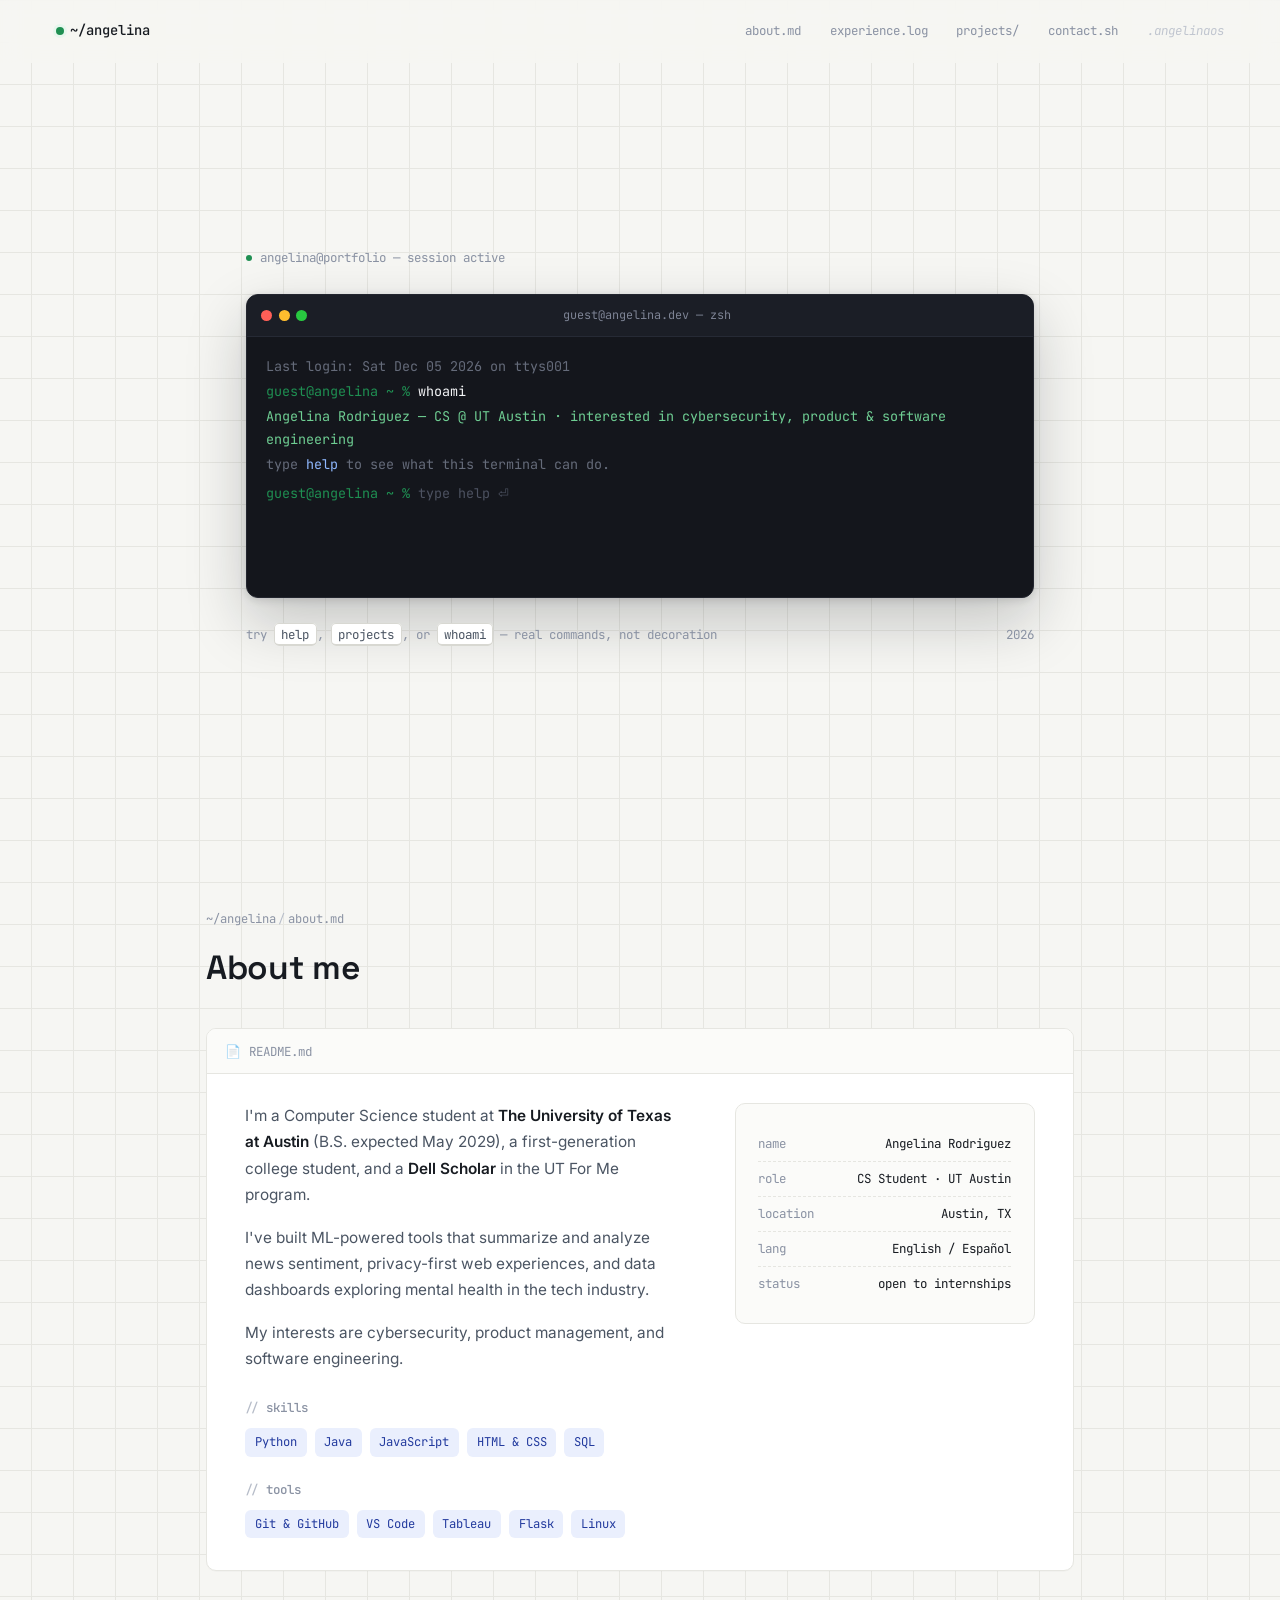
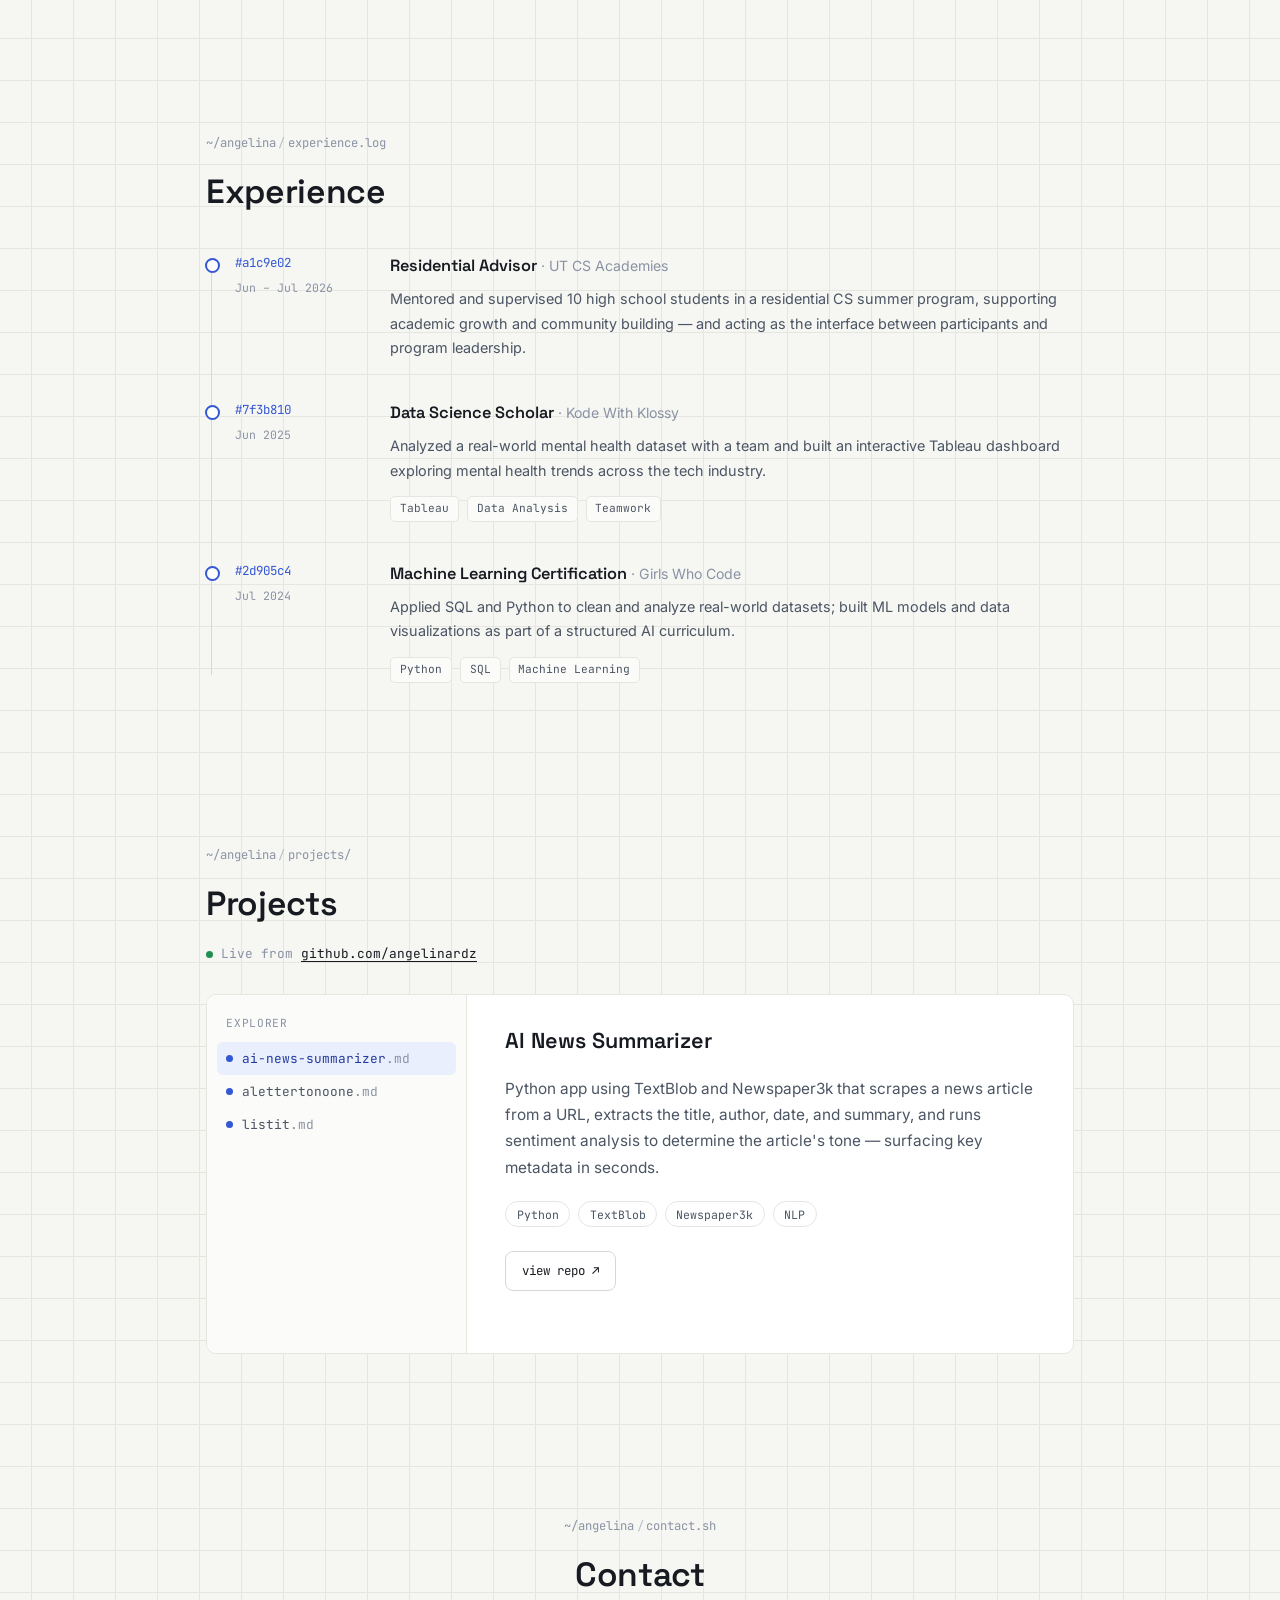
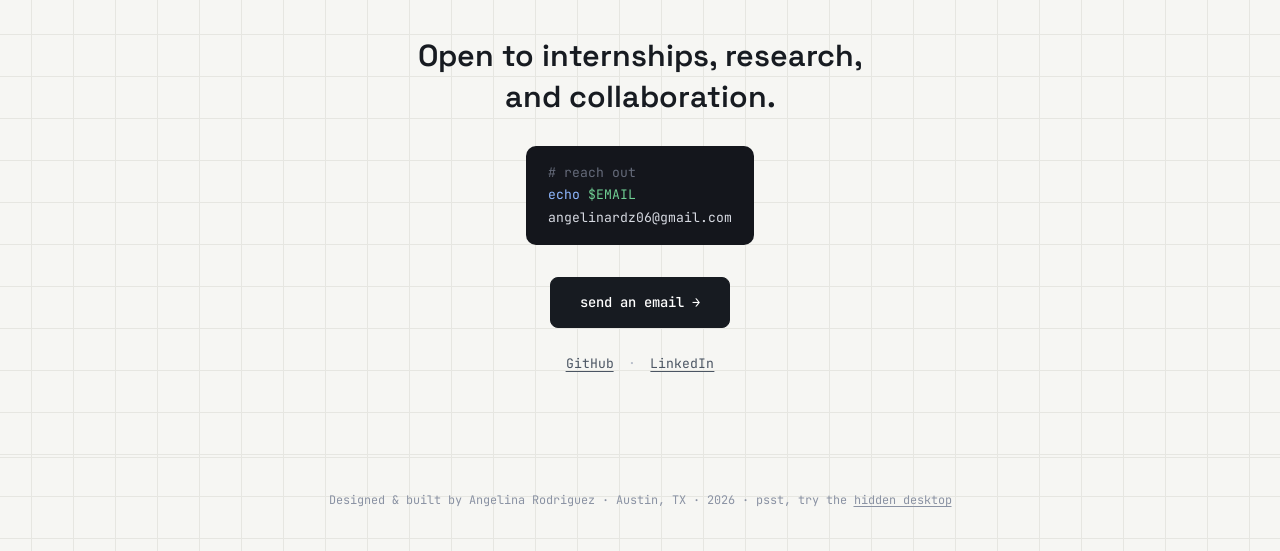
<file: index.html>
<!DOCTYPE html>
<html lang="en">
<head>
  <meta charset="UTF-8" />
  <meta name="viewport" content="width=device-width, initial-scale=1.0" />
  <title>Angelina Rodriguez — Portfolio</title>
  <meta name="description" content="Portfolio of Angelina Rodriguez, Computer Science student at The University of Texas at Austin. Interested in cybersecurity, product management, and software engineering." />
  <link rel="preconnect" href="https://fonts.googleapis.com" />
  <link rel="preconnect" href="https://fonts.gstatic.com" crossorigin />
  <link href="https://fonts.googleapis.com/css2?family=Space+Grotesk:wght@500;600;700&family=Inter:wght@400;500;600&family=JetBrains+Mono:wght@400;500;600&display=swap" rel="stylesheet" />
  <link rel="stylesheet" href="styles.css" />
</head>
<body>

  <!-- ============ NAV ============ -->
  <header class="nav" id="nav">
    <a class="nav__logo" href="#top">~/angelina</a>
    <nav class="nav__links" aria-label="Main navigation">
      <a href="#about">about.md</a>
      <a href="#experience">experience.log</a>
      <a href="#projects">projects/</a>
      <a href="#contact">contact.sh</a>
      <a class="nav__hidden" href="os.html" title="psst — hidden">.angelinaos</a>
    </nav>
  </header>

  <main id="top">
    <!-- ============ HERO / TERMINAL ============ -->
    <section class="hero">
      <p class="hero__eyebrow reveal"><span class="dot"></span> angelina@portfolio — session active</p>

      <div class="terminal reveal" id="terminal">
        <div class="terminal__bar">
          <div class="terminal__traffic"><span></span><span></span><span></span></div>
          <span class="terminal__title">guest@angelina.dev — zsh</span>
        </div>
        <div class="terminal__body" id="terminalBody" tabindex="-1">
          <div id="terminalOutput"></div>
          <div class="terminal__prompt-row">
            <span class="terminal__prompt">guest@angelina ~ %</span>
            <div class="terminal__input-wrap">
              <input
                class="terminal__input"
                id="terminalInput"
                type="text"
                autocomplete="off"
                autocapitalize="off"
                spellcheck="false"
                aria-label="Terminal command input"
                placeholder="type help ⏎"
              />
            </div>
          </div>
        </div>
      </div>

      <div class="hero__foot reveal">
        <span>try <kbd>help</kbd>, <kbd>projects</kbd>, or <kbd>whoami</kbd> — real commands, not decoration</span>
        <span>2026</span>
      </div>
    </section>

    <!-- ============ ABOUT ============ -->
    <section class="section" id="about">
      <p class="section__path reveal">~/angelina<span class="sep">/</span>about.md</p>
      <h2 class="section__title reveal">About me</h2>

      <div class="readme reveal">
        <div class="readme__tab">README.md</div>
        <div class="readme__body">
          <div class="about-text">
            <p>I'm a Computer Science student at <strong>The University of Texas at Austin</strong> (B.S. expected May 2029), a first-generation college student, and a <strong>Dell Scholar</strong> in the UT For Me program.</p>
            <p>I've built ML-powered tools that summarize and analyze news sentiment, privacy-first web experiences, and data dashboards exploring mental health in the tech industry.</p>
            <p>My interests are cybersecurity, product management, and software engineering.</p>

            <div class="about-facts">
              <div>
                <h3>skills</h3>
                <div class="pill-row">
                  <span class="pill">Python</span>
                  <span class="pill">Java</span>
                  <span class="pill">JavaScript</span>
                  <span class="pill">HTML &amp; CSS</span>
                  <span class="pill">SQL</span>
                </div>
              </div>
              <div>
                <h3>tools</h3>
                <div class="pill-row">
                  <span class="pill">Git &amp; GitHub</span>
                  <span class="pill">VS Code</span>
                  <span class="pill">Tableau</span>
                  <span class="pill">Flask</span>
                  <span class="pill">Linux</span>
                </div>
              </div>
            </div>
          </div>

          <div class="about-visual" aria-hidden="true">
            <div class="about-card">
              <div class="about-card__row"><span>name</span><span>Angelina Rodriguez</span></div>
              <div class="about-card__row"><span>role</span><span>CS Student · UT Austin</span></div>
              <div class="about-card__row"><span>location</span><span>Austin, TX</span></div>
              <div class="about-card__row"><span>lang</span><span>English / Español</span></div>
              <div class="about-card__row"><span>status</span><span>open to internships</span></div>
            </div>
          </div>
        </div>
      </div>
    </section>

    <!-- ============ EXPERIENCE ============ -->
    <section class="section" id="experience">
      <p class="section__path reveal">~/angelina<span class="sep">/</span>experience.log</p>
      <h2 class="section__title reveal">Experience</h2>

      <div class="gitlog reveal">
        <article class="gitlog__entry">
          <div class="gitlog__meta">
            <span class="gitlog__hash">#a1c9e02</span>
            <span class="gitlog__date">Jun – Jul 2026</span>
          </div>
          <div class="gitlog__msg">
            <h3>Residential Advisor <span class="gitlog__org">· UT CS Academies</span></h3>
            <p>Mentored and supervised 10 high school students in a residential CS summer program, supporting academic growth and community building — and acting as the interface between participants and program leadership.</p>
          </div>
        </article>
        <article class="gitlog__entry">
          <div class="gitlog__meta">
            <span class="gitlog__hash">#7f3b810</span>
            <span class="gitlog__date">Jun 2025</span>
          </div>
          <div class="gitlog__msg">
            <h3>Data Science Scholar <span class="gitlog__org">· Kode With Klossy</span></h3>
            <p>Analyzed a real-world mental health dataset with a team and built an interactive Tableau dashboard exploring mental health trends across the tech industry.</p>
            <div class="gitlog__tags"><span>Tableau</span><span>Data Analysis</span><span>Teamwork</span></div>
          </div>
        </article>
        <article class="gitlog__entry">
          <div class="gitlog__meta">
            <span class="gitlog__hash">#2d905c4</span>
            <span class="gitlog__date">Jul 2024</span>
          </div>
          <div class="gitlog__msg">
            <h3>Machine Learning Certification <span class="gitlog__org">· Girls Who Code</span></h3>
            <p>Applied SQL and Python to clean and analyze real-world datasets; built ML models and data visualizations as part of a structured AI curriculum.</p>
            <div class="gitlog__tags"><span>Python</span><span>SQL</span><span>Machine Learning</span></div>
          </div>
        </article>
      </div>
    </section>

    <!-- ============ PROJECTS ============ -->
    <section class="section" id="projects">
      <p class="section__path reveal">~/angelina<span class="sep">/</span>projects/</p>
      <h2 class="section__title reveal">Projects</h2>
      <p class="section__sub reveal">
        <span class="live-dot"></span> Live from
        <a href="https://github.com/angelinardz" target="_blank" rel="noopener">github.com/angelinardz</a>
      </p>

      <div class="explorer reveal">
        <aside class="explorer__tree" id="projectsTree">
          <div class="explorer__tree-label">explorer</div>
          <noscript><p style="padding:0 0.6rem;font-size:0.8rem;">Enable JavaScript to browse projects, or visit
            <a href="https://github.com/angelinardz">github.com/angelinardz</a>.</p></noscript>
        </aside>
        <div class="explorer__panel" id="projectsPanel">
          <p class="panel-project__empty">Loading projects…</p>
        </div>
      </div>
    </section>

    <!-- ============ CONTACT ============ -->
    <section class="section section--contact" id="contact">
      <p class="section__path reveal">~/angelina<span class="sep">/</span>contact.sh</p>
      <h2 class="section__title reveal">Contact</h2>
      <p class="contact__big reveal">Open to internships, research,<br />and collaboration.</p>

      <div class="contact__code reveal"><span class="c"># reach out</span><br /><span class="k">echo</span> <span class="s">$EMAIL</span><br />angelinardz06@gmail.com</div><br />

      <a class="btn reveal" href="mailto:angelinardz06@gmail.com">send an email →</a>
      <div class="contact__links reveal">
        <a href="https://github.com/angelinardz" target="_blank" rel="noopener">GitHub</a>
        <span>·</span>
        <a href="https://www.linkedin.com/in/angelinamrodriguez" target="_blank" rel="noopener">LinkedIn</a>
      </div>
    </section>
  </main>

  <footer class="footer">
    <p>Designed &amp; built by Angelina Rodriguez · Austin, TX · 2026 · psst, try the <a href="os.html">hidden desktop</a></p>
  </footer>

  <div class="toast" id="konamiToast"></div>

  <script src="script.js"></script>
</body>
</html>
</file>
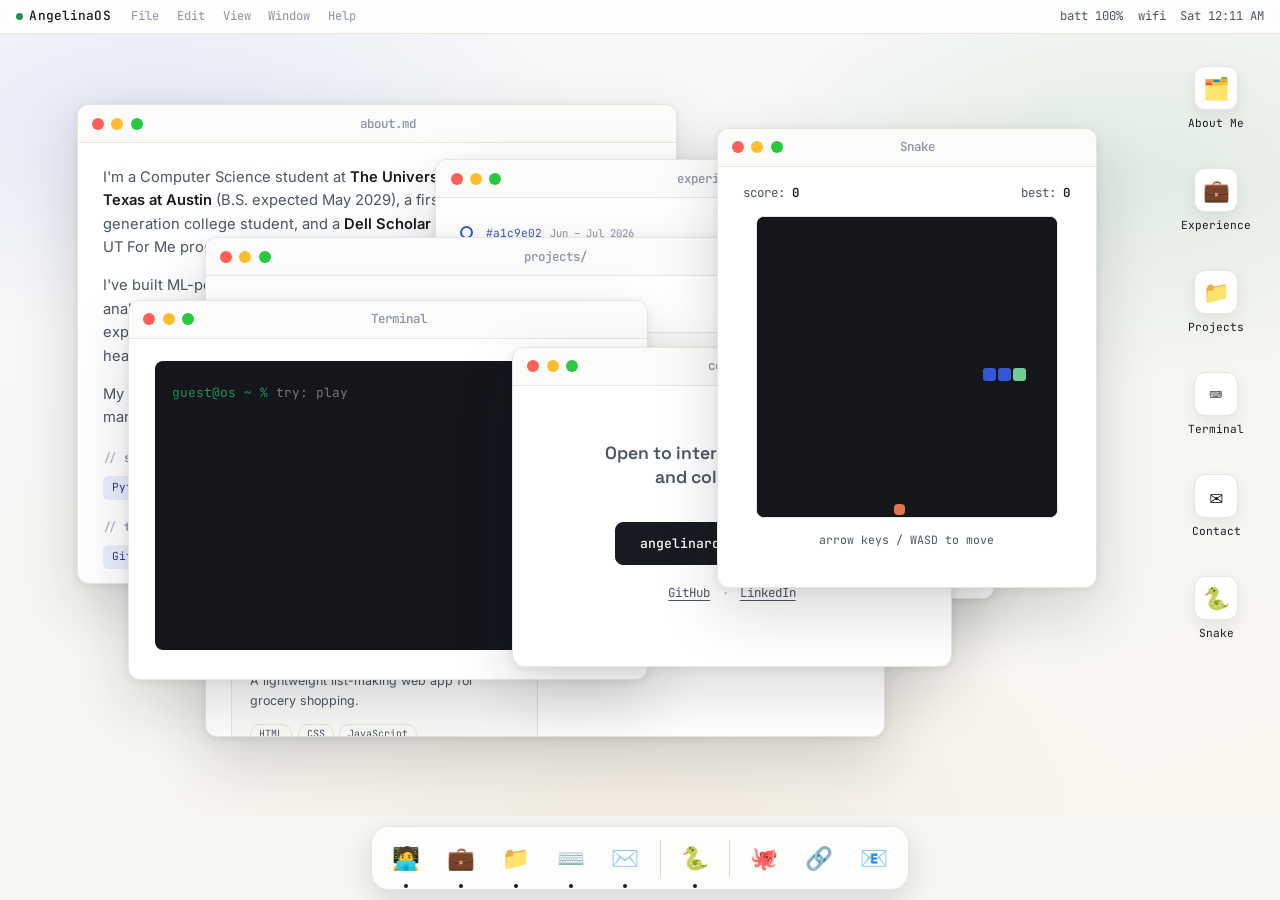
<file: os.html>
<!DOCTYPE html>
<html lang="en">
<head>
  <meta charset="UTF-8" />
  <meta name="viewport" content="width=device-width, initial-scale=1.0" />
  <title>AngelinaOS — Angelina Rodriguez</title>
  <meta name="description" content="Portfolio of Angelina Rodriguez, Computer Science student at The University of Texas at Austin, styled as a personal desktop OS — with a hidden terminal and a game." />
  <link rel="preconnect" href="https://fonts.googleapis.com" />
  <link rel="preconnect" href="https://fonts.gstatic.com" crossorigin />
  <link href="https://fonts.googleapis.com/css2?family=Space+Grotesk:wght@500;600;700&family=Inter:wght@400;500;600&family=JetBrains+Mono:wght@400;500;600&display=swap" rel="stylesheet" />
  <link rel="stylesheet" href="os-styles.css" />
</head>
<body class="os">

  <!-- ============ MENU BAR ============ -->
  <header class="menubar">
    <div class="menubar__left">
      <a class="menubar__brand" href="index.html" title="Back to the regular site">AngelinaOS</a>
      <nav class="menubar__menus" aria-hidden="true">
        <span>File</span><span>Edit</span><span>View</span><span>Window</span><span>Help</span>
      </nav>
    </div>
    <div class="menubar__right">
      <span class="menubar__item">batt 100%</span>
      <span class="menubar__item">wifi</span>
      <span class="menubar__item" id="clock">—</span>
    </div>
  </header>

  <!-- ============ DESKTOP ============ -->
  <main class="desktop" id="desktop">

    <div class="desktop__icons">
      <button class="desktop-icon" data-open="about">
        <span class="desktop-icon__glyph">🗂️</span><span>About Me</span>
      </button>
      <button class="desktop-icon" data-open="experience">
        <span class="desktop-icon__glyph">💼</span><span>Experience</span>
      </button>
      <button class="desktop-icon" data-open="projects">
        <span class="desktop-icon__glyph">📁</span><span>Projects</span>
      </button>
      <button class="desktop-icon" data-open="terminal">
        <span class="desktop-icon__glyph">⌨️</span><span>Terminal</span>
      </button>
      <button class="desktop-icon" data-open="contact">
        <span class="desktop-icon__glyph">✉️</span><span>Contact</span>
      </button>
      <button class="desktop-icon" data-open="snake">
        <span class="desktop-icon__glyph">🐍</span><span>Snake</span>
      </button>
    </div>

    <!-- ============ WINDOW: ABOUT ============ -->
    <section class="window" data-window="about" style="left:6%; top:9%; width:600px; height:480px;">
      <header class="window__bar">
        <div class="window__traffic">
          <button class="traffic traffic--close" data-action="close" aria-label="Close"></button>
          <button class="traffic traffic--min" data-action="minimize" aria-label="Minimize"></button>
          <button class="traffic traffic--max" data-action="maximize" aria-label="Maximize"></button>
        </div>
        <h2 class="window__title">about.md</h2>
      </header>
      <div class="window__body">
        <div class="about-card">
          <div class="about-card__row"><span>name</span><span>Angelina Rodriguez</span></div>
          <div class="about-card__row"><span>role</span><span>CS Student · UT Austin</span></div>
          <div class="about-card__row"><span>location</span><span>Austin, TX</span></div>
          <div class="about-card__row"><span>status</span><span>open to internships</span></div>
        </div>
        <p>I'm a Computer Science student at <strong>The University of Texas at Austin</strong> (B.S. expected May 2029), a first-generation college student, and a <strong>Dell Scholar</strong> in the UT For Me program.</p>
        <p>I've built ML-powered tools that summarize and analyze news sentiment, privacy-first web experiences, and data dashboards exploring mental health in the tech industry.</p>
        <p>My interests are cybersecurity, product management, and software engineering.</p>

        <div class="about-facts">
          <div>
            <h3>skills</h3>
            <div class="pill-row">
              <span class="pill">Python</span>
              <span class="pill">Java</span>
              <span class="pill">JavaScript</span>
              <span class="pill">HTML &amp; CSS</span>
              <span class="pill">SQL</span>
            </div>
          </div>
          <div>
            <h3>tools</h3>
            <div class="pill-row">
              <span class="pill">Git &amp; GitHub</span>
              <span class="pill">VS Code</span>
              <span class="pill">Tableau</span>
              <span class="pill">Flask</span>
              <span class="pill">Linux</span>
            </div>
          </div>
        </div>
      </div>
    </section>

    <!-- ============ WINDOW: EXPERIENCE ============ -->
    <section class="window" data-window="experience" style="left:34%; top:16%; width:560px; height:440px;">
      <header class="window__bar">
        <div class="window__traffic">
          <button class="traffic traffic--close" data-action="close" aria-label="Close"></button>
          <button class="traffic traffic--min" data-action="minimize" aria-label="Minimize"></button>
          <button class="traffic traffic--max" data-action="maximize" aria-label="Maximize"></button>
        </div>
        <h2 class="window__title">experience.log</h2>
      </header>
      <div class="window__body">
        <div class="gitlog">
          <article class="gitlog__entry">
            <span class="gitlog__hash">#a1c9e02</span><span class="gitlog__date">Jun – Jul 2026</span>
            <div class="gitlog__msg">
              <h3>Residential Advisor <span class="gitlog__org">· UT CS Academies</span></h3>
              <p>Mentored and supervised 10 high school students in a residential CS summer program, supporting academic growth and community building — and acting as the interface between participants and program leadership.</p>
            </div>
          </article>
          <article class="gitlog__entry">
            <span class="gitlog__hash">#7f3b810</span><span class="gitlog__date">Jun 2025</span>
            <div class="gitlog__msg">
              <h3>Data Science Scholar <span class="gitlog__org">· Kode With Klossy</span></h3>
              <p>Analyzed a real-world mental health dataset with a team and built an interactive Tableau dashboard exploring mental health trends across the tech industry.</p>
              <div class="gitlog__tags"><span>Tableau</span><span>Data Analysis</span><span>Teamwork</span></div>
            </div>
          </article>
          <article class="gitlog__entry">
            <span class="gitlog__hash">#2d905c4</span><span class="gitlog__date">Jul 2024</span>
            <div class="gitlog__msg">
              <h3>Machine Learning Certification <span class="gitlog__org">· Girls Who Code</span></h3>
              <p>Applied SQL and Python to clean and analyze real-world datasets; built ML models and data visualizations as part of a structured AI curriculum.</p>
              <div class="gitlog__tags"><span>Python</span><span>SQL</span><span>Machine Learning</span></div>
            </div>
          </article>
        </div>
      </div>
    </section>

    <!-- ============ WINDOW: PROJECTS ============ -->
    <section class="window" data-window="projects" style="left:16%; top:26%; width:680px; height:500px;">
      <header class="window__bar">
        <div class="window__traffic">
          <button class="traffic traffic--close" data-action="close" aria-label="Close"></button>
          <button class="traffic traffic--min" data-action="minimize" aria-label="Minimize"></button>
          <button class="traffic traffic--max" data-action="maximize" aria-label="Maximize"></button>
        </div>
        <h2 class="window__title">projects/</h2>
      </header>
      <div class="window__body">
        <p class="section__sub">
          <span class="live-dot"></span> Live from
          <a href="https://github.com/angelinardz" target="_blank" rel="noopener">github.com/angelinardz</a>
        </p>
        <div class="projects" id="projects-grid">
          <noscript>
            <p>Enable JavaScript to see live GitHub project data, or visit
              <a href="https://github.com/angelinardz">github.com/angelinardz</a>.</p>
          </noscript>
        </div>
      </div>
    </section>

    <!-- ============ WINDOW: TERMINAL ============ -->
    <section class="window" data-window="terminal" style="left:10%; top:34%; width:520px; height:380px;">
      <header class="window__bar">
        <div class="window__traffic">
          <button class="traffic traffic--close" data-action="close" aria-label="Close"></button>
          <button class="traffic traffic--min" data-action="minimize" aria-label="Minimize"></button>
          <button class="traffic traffic--max" data-action="maximize" aria-label="Maximize"></button>
        </div>
        <h2 class="window__title">Terminal</h2>
      </header>
      <div class="window__body" style="height:100%;">
        <div class="os-terminal">
          <div class="os-terminal__body" id="osTerminalBody" tabindex="-1">
            <div id="osTerminalOutput"></div>
            <div class="os-terminal__prompt-row">
              <span class="os-terminal__prompt">guest@os ~ %</span>
              <input class="os-terminal__input" id="osTerminalInput" autocomplete="off" autocapitalize="off" spellcheck="false" aria-label="OS terminal input" placeholder="try: play" />
            </div>
          </div>
        </div>
      </div>
    </section>

    <!-- ============ WINDOW: CONTACT ============ -->
    <section class="window" data-window="contact" style="left:40%; top:40%; width:440px; height:320px;">
      <header class="window__bar">
        <div class="window__traffic">
          <button class="traffic traffic--close" data-action="close" aria-label="Close"></button>
          <button class="traffic traffic--min" data-action="minimize" aria-label="Minimize"></button>
          <button class="traffic traffic--max" data-action="maximize" aria-label="Maximize"></button>
        </div>
        <h2 class="window__title">contact.sh</h2>
      </header>
      <div class="window__body window__body--center">
        <p class="contact__big">Open to internships, research,<br />and collaboration.</p>
        <a class="btn" href="mailto:angelinardz06@gmail.com">angelinardz06@gmail.com</a>
        <div class="contact__links">
          <a href="https://github.com/angelinardz" target="_blank" rel="noopener">GitHub</a>
          <span>·</span>
          <a href="https://www.linkedin.com/in/angelinamrodriguez" target="_blank" rel="noopener">LinkedIn</a>
        </div>
      </div>
    </section>

    <!-- ============ WINDOW: SNAKE ============ -->
    <section class="window" data-window="snake" style="left:56%; top:12%; width:380px; height:460px;">
      <header class="window__bar">
        <div class="window__traffic">
          <button class="traffic traffic--close" data-action="close" aria-label="Close"></button>
          <button class="traffic traffic--min" data-action="minimize" aria-label="Minimize"></button>
          <button class="traffic traffic--max" data-action="maximize" aria-label="Maximize"></button>
        </div>
        <h2 class="window__title">Snake</h2>
      </header>
      <div class="window__body" style="height:100%;">
        <div class="snake-wrap">
          <div class="snake-hud">
            <span>score: <strong id="snakeScore">0</strong></span>
            <span>best: <strong id="snakeBest">0</strong></span>
          </div>
          <canvas id="snakeCanvas" width="300" height="300"></canvas>
          <p class="snake-hint" id="snakeHint">click the board, then use arrow keys or WASD</p>
        </div>
      </div>
    </section>

  </main>

  <!-- ============ DOCK ============ -->
  <footer class="dock-wrap">
    <nav class="dock" id="dock" aria-label="Dock">
      <button class="dock__icon" data-open="about" title="About Me"><span>🧑‍💻</span><i class="dock__dot"></i></button>
      <button class="dock__icon" data-open="experience" title="Experience"><span>💼</span><i class="dock__dot"></i></button>
      <button class="dock__icon" data-open="projects" title="Projects"><span>📁</span><i class="dock__dot"></i></button>
      <button class="dock__icon" data-open="terminal" title="Terminal"><span>⌨️</span><i class="dock__dot"></i></button>
      <button class="dock__icon" data-open="contact" title="Contact"><span>✉️</span><i class="dock__dot"></i></button>
      <div class="dock__sep"></div>
      <button class="dock__icon" data-open="snake" title="Snake"><span>🐍</span><i class="dock__dot"></i></button>
      <div class="dock__sep"></div>
      <a class="dock__icon" href="https://github.com/angelinardz" target="_blank" rel="noopener" title="GitHub"><span>🐙</span></a>
      <a class="dock__icon" href="https://www.linkedin.com/in/angelinamrodriguez" target="_blank" rel="noopener" title="LinkedIn"><span>🔗</span></a>
      <a class="dock__icon" href="mailto:angelinardz06@gmail.com" title="Mail"><span>📧</span></a>
    </nav>
  </footer>

  <script src="os-script.js"></script>
</body>
</html>
</file>
<file: styles.css>
/* ============================================================
   Angelina Rodriguez — Portfolio
   Light, technical, professional: paper background, slate ink,
   restrained indigo + terminal-green accents. Terminal & file-
   explorer motifs throughout.
   ============================================================ */

:root {
  --bg: #f6f6f3;
  --surface: #ffffff;
  --surface-alt: #fbfbf9;
  --ink: #171b21;
  --ink-soft: #4b5563;
  --muted: #8a92a3;
  --muted-soft: #b7bdc9;
  --line: #e6e6e1;
  --line-strong: #d8d8d2;

  --accent: #3457d5;
  --accent-soft: #eaeffd;
  --accent-strong: #223a9e;

  --term-green: #1f8f52;
  --term-green-soft: #e7f6ed;
  --term-amber: #b9832f;

  --code-red: #d1494f;

  --display: "Space Grotesk", system-ui, sans-serif;
  --body: "Inter", system-ui, -apple-system, sans-serif;
  --mono: "JetBrains Mono", ui-monospace, "SFMono-Regular", monospace;

  --ease-out: cubic-bezier(0.22, 1, 0.36, 1);
  --radius: 10px;
}

* { margin: 0; padding: 0; box-sizing: border-box; }

body {
  background: var(--bg);
  color: var(--ink-soft);
  font-family: var(--body);
  font-size: 0.96rem;
  line-height: 1.7;
  overflow-x: hidden;
  background-image:
    linear-gradient(var(--line) 1px, transparent 1px),
    linear-gradient(90deg, var(--line) 1px, transparent 1px);
  background-size: 42px 42px;
  background-position: center top;
}

::selection { background: var(--accent-soft); color: var(--accent-strong); }

a { color: var(--ink); text-decoration: none; transition: color 0.2s; }
a:hover { color: var(--accent); }

code, .mono { font-family: var(--mono); }

/* ---------- reveal animation ---------- */
.reveal {
  opacity: 0;
  transform: translateY(16px);
  transition: opacity 0.7s var(--ease-out), transform 0.7s var(--ease-out);
}
.reveal.is-visible { opacity: 1; transform: none; }
@media (prefers-reduced-motion: reduce) {
  .reveal { opacity: 1; transform: none; transition: none; }
  * { animation-duration: 0.01ms !important; animation-iteration-count: 1 !important; transition-duration: 0.01ms !important; }
}

/* ============ NAV ============ */
.nav {
  position: fixed;
  top: 0; left: 0; right: 0;
  z-index: 50;
  display: flex;
  justify-content: space-between;
  align-items: center;
  gap: 1rem;
  padding: 0.95rem clamp(1.25rem, 5vw, 3.5rem);
  background: rgba(246, 246, 243, 0.86);
  backdrop-filter: blur(10px);
  -webkit-backdrop-filter: blur(10px);
  border-bottom: 1px solid transparent;
  transition: transform 0.4s var(--ease-out), border-color 0.3s;
}
.nav--scrolled { border-color: var(--line); }
.nav--hidden { transform: translateY(-110%); }

.nav__logo {
  font-family: var(--mono);
  font-weight: 500;
  font-size: 0.86rem;
  color: var(--ink);
  display: flex;
  align-items: center;
  gap: 0.4rem;
}
.nav__logo::before {
  content: "";
  width: 8px; height: 8px;
  border-radius: 50%;
  background: var(--term-green);
  box-shadow: 0 0 0 3px var(--term-green-soft);
}
.nav__logo:hover { color: var(--accent); }

.nav__links {
  display: flex;
  align-items: center;
  gap: clamp(1rem, 3vw, 1.8rem);
  font-family: var(--mono);
  overflow-x: auto;
  scrollbar-width: none;
  -webkit-overflow-scrolling: touch;
}
.nav__links::-webkit-scrollbar { display: none; }
.nav__links a { flex-shrink: 0; }
.nav__links a {
  font-size: 0.78rem;
  color: var(--muted);
  padding: 0.3rem 0;
  border-bottom: 1.5px solid transparent;
}
.nav__links a:hover { color: var(--ink); border-color: var(--line-strong); }
.nav__links a.nav__hidden {
  color: var(--muted-soft);
  font-style: italic;
  opacity: 0.85;
}
.nav__links a.nav__hidden:hover { color: var(--accent); opacity: 1; }

.nav__toggle { display: none; }

/* ============ HERO / TERMINAL ============ */
.hero {
  min-height: 92svh;
  display: flex;
  flex-direction: column;
  justify-content: center;
  gap: 1.6rem;
  padding: 7rem clamp(1.25rem, 5vw, 3.5rem) 3rem;
  max-width: 900px;
  margin: 0 auto;
  width: 100%;
}

.hero__eyebrow {
  font-family: var(--mono);
  font-size: 0.78rem;
  color: var(--muted);
  display: flex;
  align-items: center;
  gap: 0.5rem;
}
.hero__eyebrow .dot { width: 6px; height: 6px; border-radius: 50%; background: var(--term-green); animation: pulse 2s infinite; }
@keyframes pulse { 50% { opacity: 0.3; } }

.terminal {
  width: 100%;
  background: #14161c;
  border-radius: 12px;
  box-shadow: 0 24px 60px rgba(20, 22, 28, 0.22), 0 2px 8px rgba(20, 22, 28, 0.14);
  overflow: hidden;
  border: 1px solid #23262f;
}
.terminal__bar {
  display: flex;
  align-items: center;
  gap: 0.6rem;
  padding: 0.65rem 0.9rem;
  background: #1b1e26;
  border-bottom: 1px solid #262a35;
}
.terminal__traffic { display: flex; gap: 0.4rem; }
.terminal__traffic span { width: 11px; height: 11px; border-radius: 50%; display: block; }
.terminal__traffic span:nth-child(1) { background: #ff5f57; }
.terminal__traffic span:nth-child(2) { background: #ffbd2e; }
.terminal__traffic span:nth-child(3) { background: #28c840; }
.terminal__title {
  flex: 1;
  text-align: center;
  font-family: var(--mono);
  font-size: 0.74rem;
  color: #7d8394;
  margin-right: 2.6rem;
}

.terminal__body {
  padding: 1.1rem 1.2rem 1.3rem;
  font-family: var(--mono);
  font-size: 0.84rem;
  line-height: 1.7;
  min-height: 260px;
  max-height: 60vh;
  overflow-y: auto;
  cursor: text;
  color: #d7dae2;
}
.terminal__body::-webkit-scrollbar { width: 8px; }
.terminal__body::-webkit-scrollbar-thumb { background: #2c303b; border-radius: 8px; }

.terminal__line { white-space: pre-wrap; word-break: break-word; }
.terminal__line + .terminal__line { margin-top: 0.15rem; }
.terminal__line--cmd { color: #f4f5f7; }
.terminal__line--cmd::before { content: "guest@angelina ~ % "; color: var(--term-green); }
.terminal__line--out { color: #aab0c0; }
.terminal__line--accent { color: #8fb8ff; }
.terminal__line--ok { color: #6fce93; }
.terminal__line--err { color: #ef8b8f; }
.terminal__line--muted { color: #656b7a; }
.terminal__line a { color: #8fb8ff; text-decoration: underline; text-underline-offset: 2px; }
.terminal__line a:hover { color: #b9d2ff; }

.terminal__prompt-row {
  display: flex;
  align-items: center;
  gap: 0.5rem;
  margin-top: 0.35rem;
}
.terminal__prompt { color: var(--term-green); flex-shrink: 0; }
.terminal__input-wrap { flex: 1; display: flex; align-items: center; }
.terminal__input {
  flex: 1;
  background: transparent;
  border: none;
  outline: none;
  color: #f4f5f7;
  font-family: var(--mono);
  font-size: 0.84rem;
  caret-color: var(--term-green);
}
.terminal__input::placeholder { color: #4d5261; }

.hero__foot {
  display: flex;
  justify-content: space-between;
  align-items: center;
  gap: 1rem;
  flex-wrap: wrap;
  font-family: var(--mono);
  font-size: 0.78rem;
  color: var(--muted);
}
.hero__foot kbd {
  font-family: var(--mono);
  background: var(--surface);
  border: 1px solid var(--line-strong);
  border-bottom-width: 2px;
  border-radius: 5px;
  padding: 0.1rem 0.4rem;
  color: var(--ink-soft);
}

/* ============ SECTIONS ============ */
.section {
  max-width: 980px;
  margin: 0 auto;
  padding: clamp(3.5rem, 9vh, 6rem) clamp(1.25rem, 5vw, 3.5rem);
}

.section__path {
  font-family: var(--mono);
  font-size: 0.76rem;
  color: var(--muted);
  margin-bottom: 0.6rem;
}
.section__path .sep { color: var(--muted-soft); margin: 0 0.15rem; }

.section__title {
  font-family: var(--display);
  font-weight: 600;
  font-size: clamp(1.6rem, 3.6vw, 2.1rem);
  color: var(--ink);
  letter-spacing: -0.01em;
  margin-bottom: 2rem;
}

.section__sub {
  display: flex;
  align-items: center;
  gap: 0.5rem;
  font-family: var(--mono);
  font-size: 0.8rem;
  color: var(--muted);
  margin: -1.3rem 0 1.8rem;
}
.section__sub a { text-decoration: underline; text-underline-offset: 3px; }

.live-dot {
  width: 7px; height: 7px;
  border-radius: 50%;
  background: var(--term-green);
  animation: pulse 2s infinite;
}

/* ============ ABOUT (readme card) ============ */
.readme {
  background: var(--surface);
  border: 1px solid var(--line);
  border-radius: var(--radius);
  overflow: hidden;
  box-shadow: 0 1px 0 rgba(23, 27, 33, 0.02);
}
.readme__tab {
  display: flex;
  align-items: center;
  gap: 0.5rem;
  padding: 0.7rem 1.1rem;
  background: var(--surface-alt);
  border-bottom: 1px solid var(--line);
  font-family: var(--mono);
  font-size: 0.78rem;
  color: var(--muted);
}
.readme__tab::before { content: "📄"; font-size: 0.8rem; }
.readme__body {
  padding: 1.8rem clamp(1.4rem, 4vw, 2.4rem) 2rem;
  display: grid;
  grid-template-columns: 1.3fr 0.9fr;
  gap: clamp(2rem, 5vw, 3.5rem);
  align-items: start;
}
.about-text p { color: var(--ink-soft); margin-bottom: 1.05rem; }
.about-text strong { color: var(--ink); font-weight: 600; }

.about-facts { display: grid; gap: 1.4rem; margin-top: 1.6rem; }
.about-facts h3 {
  font-family: var(--mono);
  font-size: 0.78rem;
  font-weight: 500;
  color: var(--muted);
  text-transform: lowercase;
  margin-bottom: 0.6rem;
}
.about-facts h3::before { content: "// "; color: var(--muted-soft); }
.pill-row { display: flex; flex-wrap: wrap; gap: 0.5rem; }
.pill {
  font-family: var(--mono);
  font-size: 0.76rem;
  color: var(--accent-strong);
  background: var(--accent-soft);
  border-radius: 6px;
  padding: 0.24rem 0.6rem;
}

.about-visual .about-card {
  border-radius: var(--radius);
  border: 1px solid var(--line);
  background: var(--surface-alt);
  padding: 1.4rem;
  font-family: var(--mono);
  font-size: 0.78rem;
  color: var(--ink-soft);
}
.about-card__row { display: flex; justify-content: space-between; padding: 0.4rem 0; border-bottom: 1px dashed var(--line); }
.about-card__row:last-child { border-bottom: none; }
.about-card__row span:first-child { color: var(--muted); }
.about-card__row span:last-child { color: var(--ink); text-align: right; }

/* ============ EXPERIENCE (git log) ============ */
.gitlog { position: relative; }
.gitlog::before {
  content: "";
  position: absolute;
  left: 5px;
  top: 8px;
  bottom: 8px;
  width: 1px;
  background: var(--line-strong);
}
.gitlog__entry {
  position: relative;
  display: grid;
  grid-template-columns: 130px 1fr;
  gap: 1.6rem;
  padding: 0 0 2.4rem 1.8rem;
}
.gitlog__entry:last-child { padding-bottom: 0; }
.gitlog__entry::before {
  content: "";
  position: absolute;
  left: -1.5px;
  top: 6px;
  width: 11px; height: 11px;
  border-radius: 50%;
  background: var(--surface);
  border: 2px solid var(--accent);
}
.gitlog__meta { display: flex; flex-direction: column; gap: 0.3rem; }
.gitlog__hash { font-family: var(--mono); font-size: 0.78rem; color: var(--accent); }
.gitlog__date { font-family: var(--mono); font-size: 0.72rem; color: var(--muted); }
.gitlog__msg h3 {
  font-family: var(--display);
  font-weight: 600;
  font-size: 1.02rem;
  color: var(--ink);
}
.gitlog__org { color: var(--muted); font-weight: 400; font-family: var(--body); font-size: 0.88rem; }
.gitlog__msg p { font-size: 0.9rem; color: var(--ink-soft); margin-top: 0.45rem; }
.gitlog__tags { display: flex; gap: 0.5rem; flex-wrap: wrap; margin-top: 0.8rem; }
.gitlog__tags span {
  font-family: var(--mono);
  font-size: 0.7rem;
  color: var(--ink-soft);
  background: var(--surface-alt);
  border: 1px solid var(--line);
  border-radius: 5px;
  padding: 0.15rem 0.55rem;
}

/* ============ PROJECTS (file explorer) ============ */
.explorer {
  display: grid;
  grid-template-columns: 260px 1fr;
  border: 1px solid var(--line);
  border-radius: var(--radius);
  overflow: hidden;
  background: var(--surface);
  min-height: 360px;
}
.explorer__tree {
  border-right: 1px solid var(--line);
  background: var(--surface-alt);
  padding: 0.9rem 0.6rem;
  overflow-y: auto;
  max-height: 520px;
}
.explorer__tree-label {
  font-family: var(--mono);
  font-size: 0.7rem;
  letter-spacing: 0.06em;
  text-transform: uppercase;
  color: var(--muted);
  padding: 0.3rem 0.6rem 0.6rem;
}
.tree-item {
  display: flex;
  align-items: center;
  gap: 0.55rem;
  width: 100%;
  text-align: left;
  background: none;
  border: none;
  border-radius: 6px;
  padding: 0.5rem 0.6rem;
  font-family: var(--mono);
  font-size: 0.8rem;
  color: var(--ink-soft);
  cursor: pointer;
}
.tree-item:hover { background: var(--line); color: var(--ink); }
.tree-item.is-active { background: var(--accent-soft); color: var(--accent-strong); }
.tree-item__dot { width: 7px; height: 7px; border-radius: 50%; flex-shrink: 0; }
.tree-item__ext { color: var(--muted); }

.explorer__panel {
  padding: 1.8rem clamp(1.4rem, 4vw, 2.4rem);
  overflow-y: auto;
  max-height: 520px;
}
.panel-project__top {
  display: flex;
  justify-content: space-between;
  align-items: flex-start;
  gap: 1rem;
  flex-wrap: wrap;
}
.panel-project__title {
  font-family: var(--display);
  font-weight: 600;
  font-size: 1.35rem;
  color: var(--ink);
}
.panel-project__badge {
  font-family: var(--mono);
  font-size: 0.68rem;
  text-transform: uppercase;
  letter-spacing: 0.05em;
  color: var(--term-amber);
  background: #fbf1e2;
  border-radius: 999px;
  padding: 0.18rem 0.65rem;
}
.panel-project__blurb { margin-top: 1rem; color: var(--ink-soft); max-width: 62ch; }
.panel-project__meta {
  display: flex;
  align-items: center;
  gap: 1rem;
  flex-wrap: wrap;
  margin-top: 1.3rem;
}
.panel-project__tags { display: flex; gap: 0.5rem; flex-wrap: wrap; }
.panel-project__tags span {
  font-family: var(--mono);
  font-size: 0.72rem;
  color: var(--ink-soft);
  border: 1px solid var(--line);
  border-radius: 999px;
  padding: 0.14rem 0.65rem;
}
.panel-project__lang { display: flex; align-items: center; gap: 0.35rem; font-family: var(--mono); font-size: 0.74rem; color: var(--muted); }
.lang-dot { width: 8px; height: 8px; border-radius: 50%; display: inline-block; }
.panel-project__links { display: flex; gap: 0.7rem; margin-top: 1.5rem; flex-wrap: wrap; }
.panel-project__links a {
  font-family: var(--mono);
  font-size: 0.78rem;
  border: 1px solid var(--line-strong);
  border-radius: 8px;
  padding: 0.5rem 1rem;
  color: var(--ink);
}
.panel-project__links a:hover { border-color: var(--accent); color: var(--accent); }
.panel-project__links a.is-primary { background: var(--ink); color: #fff; border-color: var(--ink); }
.panel-project__links a.is-primary:hover { background: var(--accent-strong); border-color: var(--accent-strong); color: #fff; }
.panel-project__empty { color: var(--muted); font-family: var(--mono); font-size: 0.85rem; }

/* ============ CONTACT (terminal snippet) ============ */
.section--contact { text-align: center; }
.contact__big {
  font-family: var(--display);
  font-weight: 600;
  font-size: clamp(1.3rem, 3.2vw, 1.9rem);
  color: var(--ink);
  line-height: 1.35;
  margin-bottom: 1.8rem;
}
.contact__code {
  display: inline-block;
  text-align: left;
  background: #14161c;
  border-radius: 10px;
  padding: 1rem 1.4rem;
  font-family: var(--mono);
  font-size: 0.82rem;
  color: #d7dae2;
  margin-bottom: 2rem;
}
.contact__code .k { color: #8fb8ff; }
.contact__code .s { color: #6fce93; }
.contact__code .c { color: #656b7a; }

.btn {
  display: inline-block;
  font-family: var(--mono);
  font-size: 0.86rem;
  font-weight: 500;
  color: #fff;
  background: var(--ink);
  border: 1.5px solid var(--ink);
  border-radius: 8px;
  padding: 0.8rem 1.8rem;
  transition: background 0.25s, border-color 0.25s, transform 0.2s;
}
.btn:hover { background: var(--accent-strong); border-color: var(--accent-strong); color: #fff; }
.contact__links {
  margin-top: 1.6rem;
  display: flex;
  justify-content: center;
  gap: 0.9rem;
  font-family: var(--mono);
  font-size: 0.82rem;
}
.contact__links a { text-decoration: underline; text-underline-offset: 3px; color: var(--ink-soft); }
.contact__links a:hover { color: var(--accent); }
.contact__links span { color: var(--muted-soft); }

/* ============ FOOTER ============ */
.footer {
  text-align: center;
  padding: 2rem 1.5rem 2.6rem;
  border-top: 1px solid var(--line);
}
.footer p { font-family: var(--mono); font-size: 0.74rem; color: var(--muted); }
.footer a { color: var(--muted); text-decoration: underline; text-underline-offset: 2px; }
.footer a:hover { color: var(--accent); }

/* ============ KONAMI TOAST ============ */
.toast {
  position: fixed;
  left: 50%;
  bottom: 2rem;
  transform: translate(-50%, 20px);
  background: #14161c;
  color: #d7dae2;
  font-family: var(--mono);
  font-size: 0.82rem;
  padding: 0.85rem 1.3rem;
  border-radius: 10px;
  box-shadow: 0 20px 40px rgba(20, 22, 28, 0.3);
  z-index: 200;
  opacity: 0;
  pointer-events: none;
  transition: opacity 0.35s var(--ease-out), transform 0.35s var(--ease-out);
  display: flex;
  align-items: center;
  gap: 0.7rem;
}
.toast.is-visible { opacity: 1; transform: translate(-50%, 0); pointer-events: auto; }
.toast a { color: #8fb8ff; text-decoration: underline; }

/* ============ RESPONSIVE ============ */
@media (max-width: 860px) {
  .readme__body { grid-template-columns: 1fr; }
  .explorer { grid-template-columns: 1fr; }
  .explorer__tree { max-height: 220px; border-right: none; border-bottom: 1px solid var(--line); }
  .gitlog__entry { grid-template-columns: 1fr; gap: 0.4rem; }
}
@media (max-width: 640px) {
  .nav__links { gap: 0.85rem; }
  .nav__links a { font-size: 0.7rem; }
  .terminal__title { display: none; }
}
</file>
<file: os-styles.css>
/* ============================================================
   Angelina Rodriguez — Portfolio
   "AngelinaOS" — light, technical desktop UI
   ============================================================ */

:root {
  --bg: #f6f6f3;
  --surface: #ffffff;
  --surface-alt: #fbfbf9;
  --ink: #171b21;
  --ink-soft: #4b5563;
  --muted: #8a92a3;
  --muted-soft: #b7bdc9;
  --line: #e6e6e1;
  --line-strong: #d8d8d2;

  --accent: #3457d5;
  --accent-soft: #eaeffd;
  --accent-strong: #223a9e;

  --term-green: #1f8f52;
  --term-green-soft: #e7f6ed;
  --term-amber: #b9832f;

  --display: "Space Grotesk", system-ui, sans-serif;
  --body: "Inter", system-ui, -apple-system, sans-serif;
  --mono: "JetBrains Mono", ui-monospace, monospace;
  --ease-out: cubic-bezier(0.22, 1, 0.36, 1);
  --menubar-h: 34px;
  --dock-h: 84px;
}

* { margin: 0; padding: 0; box-sizing: border-box; }

body.os {
  height: 100vh;
  overflow: hidden;
  background: var(--bg);
  color: var(--ink-soft);
  font-family: var(--body);
  font-size: 0.92rem;
  line-height: 1.6;
}

::selection { background: var(--accent-soft); color: var(--accent-strong); }

a { color: inherit; text-decoration: none; transition: color 0.2s; }

/* ============ WALLPAPER (desktop) ============ */
.desktop {
  position: fixed;
  top: var(--menubar-h);
  left: 0; right: 0;
  bottom: var(--dock-h);
  overflow: hidden;
  background:
    radial-gradient(ellipse 55% 45% at 12% 12%, rgba(52, 87, 213, 0.10), transparent 60%),
    radial-gradient(ellipse 50% 45% at 88% 18%, rgba(31, 143, 82, 0.10), transparent 60%),
    radial-gradient(ellipse 65% 55% at 50% 100%, rgba(185, 131, 47, 0.08), transparent 60%),
    linear-gradient(160deg, #f8f9fb 0%, #f6f6f3 45%, #f9f6f0 100%),
    linear-gradient(var(--line) 1px, transparent 1px),
    linear-gradient(90deg, var(--line) 1px, transparent 1px);
  background-size: auto, auto, auto, auto, 42px 42px, 42px 42px;
  background-position: center;
}

/* ============ MENU BAR ============ */
.menubar {
  position: fixed;
  top: 0; left: 0; right: 0;
  height: var(--menubar-h);
  z-index: 500;
  display: flex;
  align-items: center;
  justify-content: space-between;
  padding: 0 1rem;
  background: rgba(255, 255, 255, 0.75);
  backdrop-filter: blur(16px) saturate(1.6);
  -webkit-backdrop-filter: blur(16px) saturate(1.6);
  border-bottom: 1px solid var(--line);
  font-size: 0.8rem;
  color: var(--ink);
}
.menubar__left { display: flex; align-items: center; gap: 1.3rem; }
.menubar__brand { font-family: var(--mono); font-weight: 500; letter-spacing: 0.01em; display: flex; align-items: center; gap: 0.4rem; }
.menubar__brand::before {
  content: "";
  width: 7px; height: 7px;
  border-radius: 50%;
  background: var(--term-green);
}
.menubar__menus { display: flex; gap: 1.1rem; color: var(--muted); font-family: var(--mono); font-size: 0.76rem; }
.menubar__right { display: flex; align-items: center; gap: 0.9rem; }
.menubar__item { color: var(--ink-soft); font-family: var(--mono); font-size: 0.76rem; }

@media (max-width: 760px) {
  .menubar__menus { display: none; }
}

/* ============ DESKTOP ICONS ============ */
.desktop__icons {
  position: absolute;
  top: 1.5rem;
  right: 1.5rem;
  display: flex;
  flex-direction: column;
  gap: 1.4rem;
  z-index: 1;
}
.desktop-icon {
  display: flex;
  flex-direction: column;
  align-items: center;
  gap: 0.35rem;
  width: 80px;
  background: none;
  border: none;
  cursor: pointer;
  font-family: var(--mono);
  font-size: 0.7rem;
  color: var(--ink);
  padding: 0.5rem 0.3rem;
  border-radius: 8px;
}
.desktop-icon:hover, .desktop-icon:focus-visible { background: rgba(23, 27, 33, 0.05); }
.desktop-icon__glyph {
  width: 44px; height: 44px;
  display: grid;
  place-items: center;
  font-size: 1.35rem;
  border-radius: 11px;
  background: var(--surface);
  border: 1px solid var(--line);
  box-shadow: 0 6px 16px rgba(23, 27, 33, 0.08);
}

/* ============ WINDOWS ============ */
.window {
  position: absolute;
  display: flex;
  flex-direction: column;
  background: var(--surface);
  border: 1px solid var(--line);
  border-radius: 12px;
  box-shadow: 0 24px 60px rgba(23, 27, 33, 0.16), 0 2px 8px rgba(23, 27, 33, 0.08);
  overflow: hidden;
  min-width: 320px;
  min-height: 220px;
  z-index: 10;
}
.window.is-hidden,
.window.is-minimized { display: none; }
.window.is-maximized {
  left: 0 !important;
  top: 0 !important;
  width: 100% !important;
  height: 100% !important;
  border-radius: 0;
}
.window.is-active { box-shadow: 0 28px 70px rgba(23, 27, 33, 0.2), 0 2px 8px rgba(23, 27, 33, 0.1); }

.window__bar {
  display: flex;
  align-items: center;
  gap: 0.7rem;
  height: 38px;
  padding: 0 0.9rem;
  background: var(--surface-alt);
  border-bottom: 1px solid var(--line);
  cursor: grab;
  flex-shrink: 0;
}
.window__bar:active { cursor: grabbing; }
.window__traffic { display: flex; gap: 0.45rem; }
.traffic {
  width: 12px; height: 12px;
  border-radius: 50%;
  border: none;
  padding: 0;
  cursor: pointer;
}
.traffic--close { background: #ff5f57; }
.traffic--min { background: #ffbd2e; }
.traffic--max { background: #28c840; }
.window__title {
  flex: 1;
  text-align: center;
  font-family: var(--mono);
  font-size: 0.78rem;
  font-weight: 500;
  color: var(--muted);
  margin-right: 2.5rem;
}

.window__body {
  flex: 1;
  overflow-y: auto;
  padding: 1.4rem 1.6rem 1.8rem;
}
.window__body--center {
  display: flex;
  flex-direction: column;
  align-items: center;
  justify-content: center;
  text-align: center;
  gap: 1.1rem;
}

/* ---------- about window ---------- */
.about-card {
  float: right;
  width: 150px;
  border-radius: 10px;
  border: 1px solid var(--line);
  background: var(--surface-alt);
  padding: 0.85rem;
  margin: 0 0 1rem 1.2rem;
  font-family: var(--mono);
  font-size: 0.66rem;
}
.about-card__row { display: flex; flex-direction: column; padding: 0.3rem 0; border-bottom: 1px dashed var(--line); }
.about-card__row:last-child { border-bottom: none; }
.about-card__row span:first-child { color: var(--muted); }
.about-card__row span:last-child { color: var(--ink); margin-top: 0.1rem; }

.window__body p { color: var(--ink-soft); margin-bottom: 0.9rem; }
.window__body strong { color: var(--ink); font-weight: 600; }

.about-facts { clear: right; display: grid; gap: 1.1rem; margin-top: 1.2rem; }
.about-facts h3 { font-family: var(--mono); font-size: 0.74rem; color: var(--muted); margin-bottom: 0.5rem; }
.about-facts h3::before { content: "// "; color: var(--muted-soft); }
.pill-row { display: flex; flex-wrap: wrap; gap: 0.4rem; }
.pill {
  font-family: var(--mono);
  font-size: 0.7rem;
  color: var(--accent-strong);
  background: var(--accent-soft);
  border-radius: 6px;
  padding: 0.2rem 0.55rem;
}

/* ---------- experience window (git log) ---------- */
.gitlog { position: relative; }
.gitlog::before { content: ""; position: absolute; left: 4px; top: 6px; bottom: 6px; width: 1px; background: var(--line-strong); }
.gitlog__entry { position: relative; padding: 0 0 1.5rem 1.5rem; }
.gitlog__entry:last-child { padding-bottom: 0; }
.gitlog__entry::before {
  content: ""; position: absolute; left: -1.5px; top: 5px;
  width: 9px; height: 9px; border-radius: 50%;
  background: var(--surface); border: 2px solid var(--accent);
}
.gitlog__hash { font-family: var(--mono); font-size: 0.7rem; color: var(--accent); }
.gitlog__date { font-family: var(--mono); font-size: 0.66rem; color: var(--muted); margin-left: 0.5rem; }
.gitlog__msg h3 { font-family: var(--display); font-size: 0.92rem; font-weight: 600; color: var(--ink); margin-top: 0.2rem; }
.gitlog__org { color: var(--muted); font-weight: 400; font-family: var(--body); font-size: 0.82rem; }
.gitlog__msg p { font-size: 0.82rem; color: var(--ink-soft); margin-top: 0.35rem; }
.gitlog__tags { display: flex; gap: 0.4rem; flex-wrap: wrap; margin-top: 0.6rem; }
.gitlog__tags span { font-family: var(--mono); font-size: 0.65rem; color: var(--ink-soft); background: var(--surface-alt); border: 1px solid var(--line); border-radius: 5px; padding: 0.12rem 0.5rem; }

/* ---------- projects window (mini explorer) ---------- */
.section__sub { display: flex; align-items: center; gap: 0.5rem; font-family: var(--mono); font-size: 0.74rem; color: var(--muted); margin-bottom: 1rem; }
.section__sub a { text-decoration: underline; text-underline-offset: 3px; }
.live-dot { width: 7px; height: 7px; border-radius: 50%; background: var(--term-green); animation: pulse 2s infinite; flex-shrink: 0; }
@keyframes pulse { 50% { opacity: 0.35; } }

.projects { display: grid; grid-template-columns: repeat(auto-fill, minmax(220px, 1fr)); gap: 0.9rem; }
.project-card {
  position: relative;
  display: flex;
  flex-direction: column;
  gap: 0.5rem;
  background: var(--surface-alt);
  border: 1px solid var(--line);
  border-radius: 10px;
  padding: 1rem 1.1rem 0.95rem;
  cursor: pointer;
  transition: transform 0.25s var(--ease-out), box-shadow 0.25s, border-color 0.25s;
}
.project-card:hover { transform: translateY(-3px); border-color: var(--accent); box-shadow: 0 12px 24px rgba(23, 27, 33, 0.08); }
.project-card__top { display: flex; justify-content: space-between; align-items: center; font-family: var(--mono); font-size: 0.72rem; color: var(--muted); }
.project-card__folder { color: var(--accent); font-size: 0.85rem; }
.project-card h3 { font-family: var(--display); font-size: 0.9rem; font-weight: 600; color: var(--ink); }
.project-card p { font-size: 0.78rem; color: var(--ink-soft); flex: 1; margin: 0; }
.project-card__wip {
  position: absolute; top: 0.8rem; right: 0.9rem;
  font-family: var(--mono); font-size: 0.58rem; letter-spacing: 0.04em; text-transform: uppercase;
  color: var(--term-amber); background: #fbf1e2; border-radius: 999px; padding: 0.1rem 0.5rem;
}
.project-card__meta { display: flex; justify-content: space-between; align-items: center; gap: 0.5rem; flex-wrap: wrap; margin-top: 0.3rem; }
.project-card__tags { display: flex; gap: 0.35rem; flex-wrap: wrap; }
.project-card__tags span { font-family: var(--mono); font-size: 0.62rem; color: var(--ink-soft); border: 1px solid var(--line); border-radius: 999px; padding: 0.08rem 0.5rem; }
.project-card__lang { display: flex; align-items: center; gap: 0.3rem; font-family: var(--mono); font-size: 0.66rem; color: var(--muted); }
.lang-dot { width: 7px; height: 7px; border-radius: 50%; display: inline-block; }
.project-card__links { display: flex; align-items: center; gap: 0.45rem; }
.gh-stat, .project-card__demo { position: relative; z-index: 1; color: var(--muted); text-decoration: none; font-family: var(--mono); }
.gh-stat:hover { color: var(--accent); }
.project-card__demo {
  color: var(--accent);
  border: 1px solid rgba(52, 87, 213, 0.3);
  border-radius: 999px;
  padding: 0.08rem 0.5rem;
  font-size: 0.62rem;
}
.project-card__demo:hover { background: var(--accent-soft); }

/* ---------- contact window ---------- */
.contact__big { font-family: var(--display); font-weight: 600; font-size: 1.1rem; color: var(--ink); line-height: 1.35; }
.btn {
  display: inline-block;
  font-family: var(--mono);
  font-size: 0.82rem;
  font-weight: 500;
  color: #fff;
  background: var(--ink);
  border: 1.5px solid var(--ink);
  border-radius: 8px;
  padding: 0.65rem 1.5rem;
  transition: background 0.25s, border-color 0.25s;
}
.btn:hover { background: var(--accent-strong); border-color: var(--accent-strong); }
.contact__links { display: flex; justify-content: center; gap: 0.7rem; font-family: var(--mono); font-size: 0.78rem; }
.contact__links a { text-decoration: underline; text-underline-offset: 3px; color: var(--ink-soft); }
.contact__links a:hover { color: var(--accent); }
.contact__links span { color: var(--muted-soft); }

/* ---------- terminal window ---------- */
.os-terminal { display: flex; flex-direction: column; height: 100%; }
.os-terminal__body {
  flex: 1;
  background: #14161c;
  border-radius: 8px;
  padding: 1rem 1.1rem;
  font-family: var(--mono);
  font-size: 0.8rem;
  line-height: 1.7;
  color: #d7dae2;
  overflow-y: auto;
}
.os-terminal .terminal__line--cmd::before { content: "guest@os ~ % "; color: var(--term-green); }
.os-terminal .terminal__line--out { color: #aab0c0; }
.os-terminal .terminal__line--ok { color: #6fce93; }
.os-terminal .terminal__line--err { color: #ef8b8f; }
.os-terminal .terminal__line--muted { color: #656b7a; }
.os-terminal .terminal__line--accent { color: #8fb8ff; }
.os-terminal__prompt-row { display: flex; align-items: center; gap: 0.5rem; margin-top: 0.3rem; }
.os-terminal__prompt { color: var(--term-green); font-family: var(--mono); font-size: 0.8rem; }
.os-terminal__input {
  flex: 1;
  background: transparent;
  border: none;
  outline: none;
  color: #f4f5f7;
  font-family: var(--mono);
  font-size: 0.8rem;
  caret-color: var(--term-green);
}

/* ---------- snake window ---------- */
.snake-wrap {
  display: flex;
  flex-direction: column;
  align-items: center;
  gap: 0.8rem;
  height: 100%;
  justify-content: center;
}
.snake-hud {
  display: flex;
  justify-content: space-between;
  width: 100%;
  max-width: 340px;
  font-family: var(--mono);
  font-size: 0.78rem;
  color: var(--ink-soft);
}
.snake-hud strong { color: var(--ink); }
#snakeCanvas {
  background: #14161c;
  border-radius: 8px;
  border: 1px solid var(--line);
  max-width: 100%;
}
.snake-hint { font-family: var(--mono); font-size: 0.72rem; color: var(--muted); text-align: center; }
.snake-overlay-btn {
  font-family: var(--mono);
  font-size: 0.78rem;
  color: #fff;
  background: var(--accent);
  border: none;
  border-radius: 8px;
  padding: 0.5rem 1.1rem;
  cursor: pointer;
}
.snake-overlay-btn:hover { background: var(--accent-strong); }

/* ============ DOCK ============ */
.dock-wrap {
  position: fixed;
  bottom: 0; left: 0; right: 0;
  height: var(--dock-h);
  display: flex;
  align-items: flex-end;
  justify-content: center;
  padding-bottom: 0.6rem;
  z-index: 500;
  pointer-events: none;
}
.dock {
  pointer-events: auto;
  display: flex;
  align-items: flex-end;
  gap: 0.55rem;
  padding: 0.5rem 0.7rem;
  background: rgba(255, 255, 255, 0.75);
  backdrop-filter: blur(18px) saturate(1.6);
  -webkit-backdrop-filter: blur(18px) saturate(1.6);
  border: 1px solid var(--line);
  border-radius: 18px;
  box-shadow: 0 10px 30px rgba(23, 27, 33, 0.14);
}
.dock__icon {
  position: relative;
  display: flex;
  align-items: center;
  justify-content: center;
  width: 46px; height: 46px;
  font-size: 1.4rem;
  background: none;
  border: none;
  border-radius: 12px;
  cursor: pointer;
  transition: transform 0.15s var(--ease-out);
  transform-origin: bottom center;
}
.dock__dot {
  position: absolute;
  bottom: -7px;
  width: 4px; height: 4px;
  border-radius: 50%;
  background: var(--ink);
  opacity: 0;
}
.dock__dot.is-visible { opacity: 1; }
.dock__sep { width: 1px; align-self: stretch; margin: 0.3rem 0.15rem; background: var(--line-strong); }

@media (prefers-reduced-motion: reduce) {
  .dock__icon { transition: none; }
}

/* ============ RESPONSIVE (small screens: stacked, no window chrome) ============ */
@media (max-width: 760px) {
  body.os { height: auto; overflow: auto; }
  .desktop {
    position: static;
    height: auto;
    overflow: visible;
    padding: calc(var(--menubar-h) + 1.2rem) 1rem calc(var(--dock-h) + 1.2rem);
  }
  .desktop__icons { display: none; }
  .window {
    position: static !important;
    display: flex !important;
    width: 100% !important;
    height: auto !important;
    max-width: 100%;
    margin: 0 0 1.2rem;
    box-shadow: 0 8px 24px rgba(23, 27, 33, 0.1);
  }
  .window[data-window="snake"] { height: 480px !important; }
  .window__traffic { pointer-events: none; opacity: 0.5; }
  .window__bar { cursor: default; }
  .window__body { max-height: none; overflow: visible; }
  .window[data-window="snake"] .window__body { max-height: none; overflow: hidden; height: 100%; }
  .about-card { float: none; width: 150px; margin: 0 auto 1rem; }
  .dock-wrap { position: fixed; }
}
</file>
